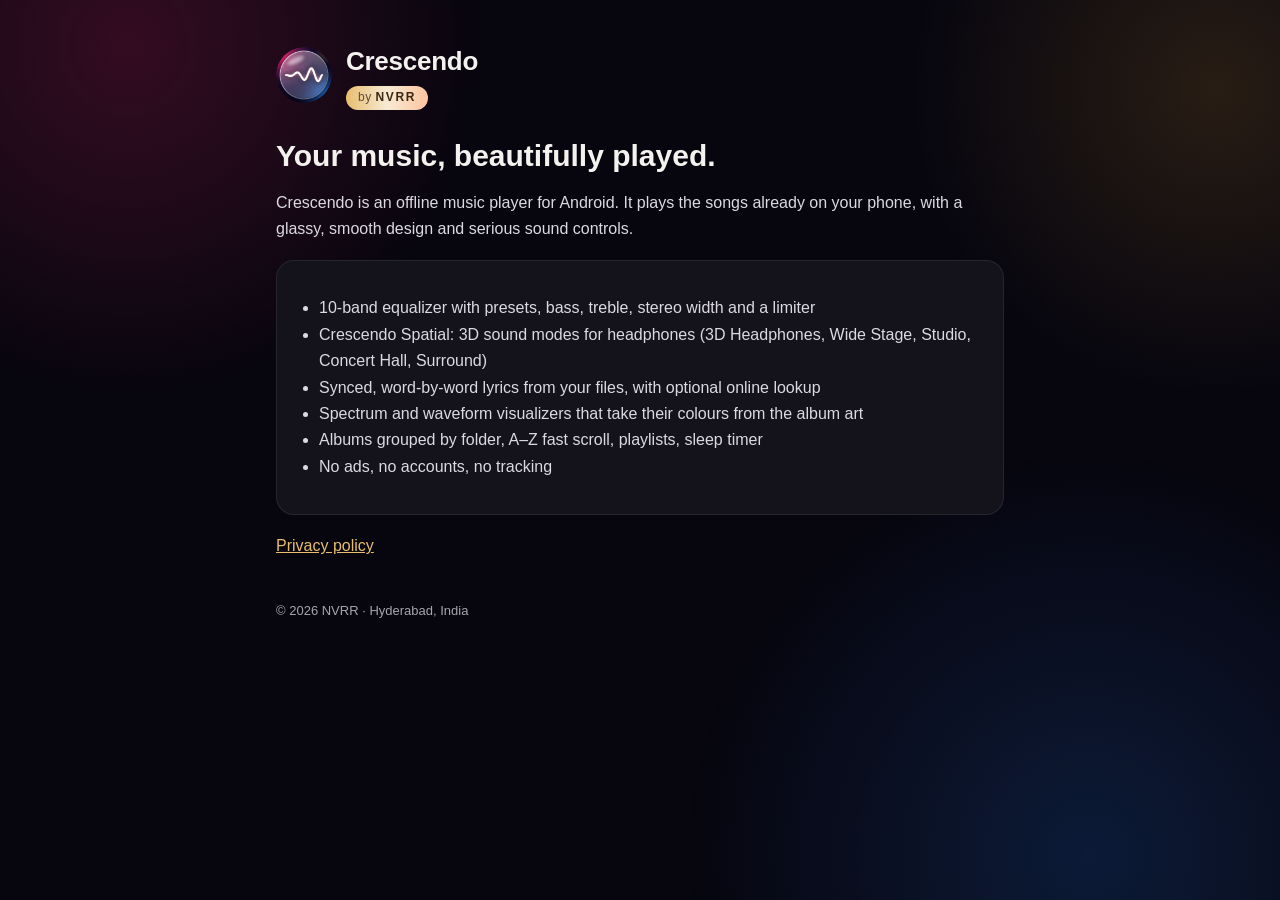
<file: index.html>
<!doctype html>
<html lang="en">
<head>
<meta charset="utf-8">
<meta name="viewport" content="width=device-width,initial-scale=1">
<title>Crescendo – Music Player</title>
<meta name="description" content="Crescendo is an offline music player for Android with a 10-band equalizer, 3D spatial sound, synced lyrics and a visualizer. No ads, no accounts, no tracking.">
<link rel="icon" href="logo.png">
<link rel="stylesheet" href="style.css">
</head>
<body>
<main>
  <header>
    <img src="logo.png" alt="">
    <div>
      <div class="name">Crescendo</div>
      <div class="pill"><span>by </span>NVRR</div>
    </div>
  </header>
  <h1>Your music, beautifully played.</h1>
  <p>Crescendo is an offline music player for Android. It plays the songs already on your phone, with a glassy, smooth design and serious sound controls.</p>
  <div class="card">
    <ul>
      <li>10-band equalizer with presets, bass, treble, stereo width and a limiter</li>
      <li>Crescendo Spatial: 3D sound modes for headphones (3D Headphones, Wide Stage, Studio, Concert Hall, Surround)</li>
      <li>Synced, word-by-word lyrics from your files, with optional online lookup</li>
      <li>Spectrum and waveform visualizers that take their colours from the album art</li>
      <li>Albums grouped by folder, A–Z fast scroll, playlists, sleep timer</li>
      <li>No ads, no accounts, no tracking</li>
    </ul>
  </div>
  <p><a href="privacy.html">Privacy policy</a></p>
  <footer>© 2026 NVRR · Hyderabad, India</footer>
</main>
</body>
</html>
</file>
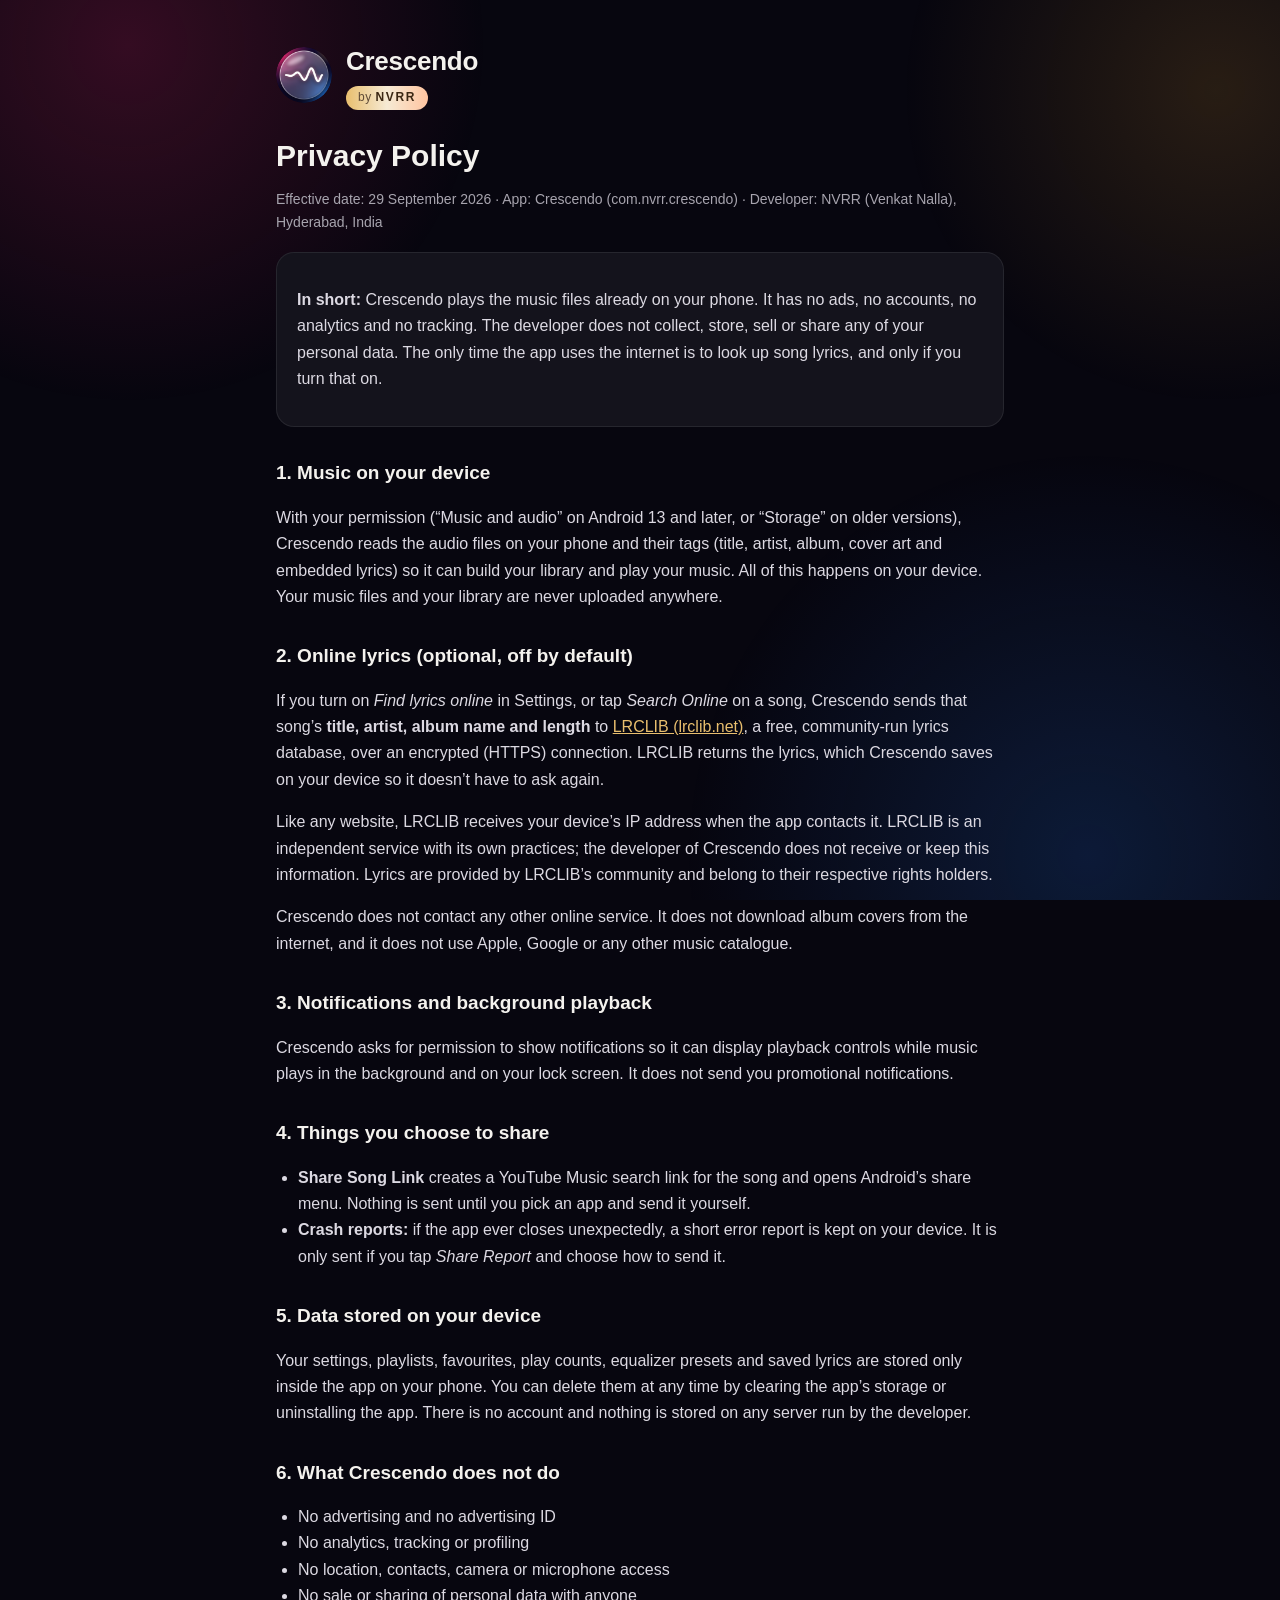
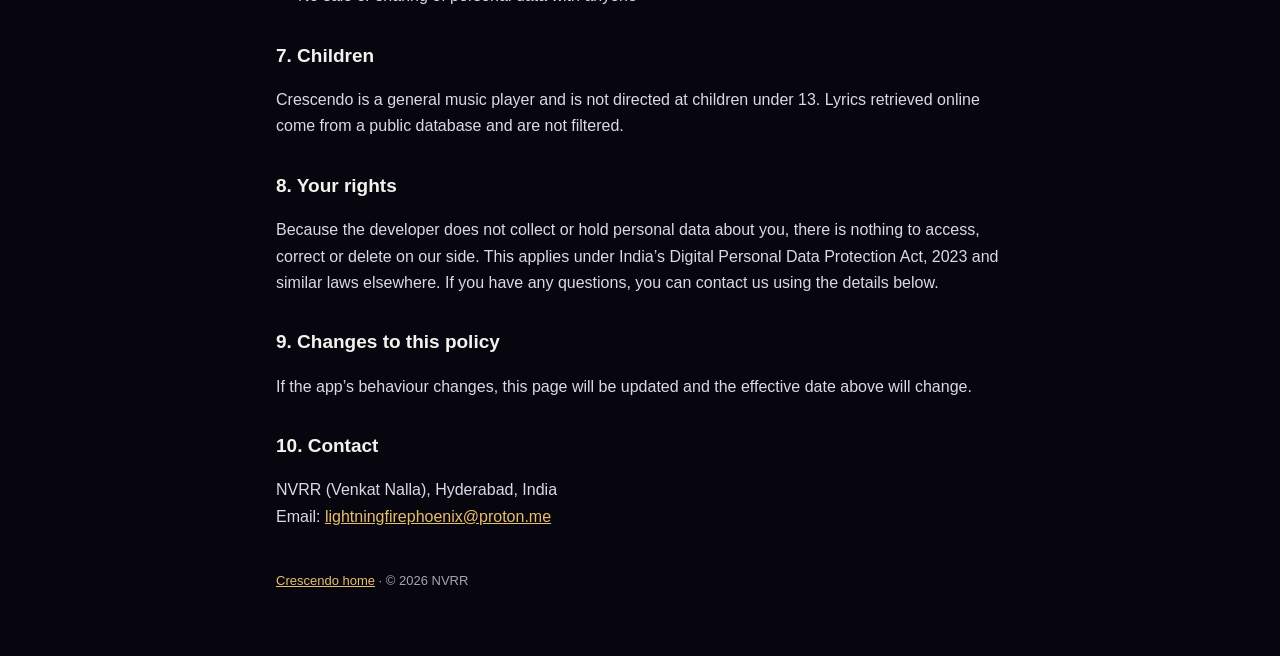
<file: privacy.html>
<!doctype html>
<html lang="en">
<head>
<meta charset="utf-8">
<meta name="viewport" content="width=device-width,initial-scale=1">
<title>Crescendo – Privacy Policy</title>
<meta name="description" content="Privacy policy for the Crescendo music player for Android, by NVRR.">
<link rel="icon" href="logo.png">
<link rel="stylesheet" href="style.css">
</head>
<body>
<main>
  <header>
    <img src="logo.png" alt="">
    <div>
      <div class="name">Crescendo</div>
      <div class="pill"><span>by </span>NVRR</div>
    </div>
  </header>

  <h1>Privacy Policy</h1>
  <p class="muted">Effective date: 29 September 2026 · App: Crescendo (com.nvrr.crescendo) · Developer: NVRR (Venkat Nalla), Hyderabad, India</p>

  <div class="card">
    <p><strong>In short:</strong> Crescendo plays the music files already on your phone. It has no ads, no accounts, no analytics and no tracking. The developer does not collect, store, sell or share any of your personal data. The only time the app uses the internet is to look up song lyrics, and only if you turn that on.</p>
  </div>

  <h2>1. Music on your device</h2>
  <p>With your permission (“Music and audio” on Android 13 and later, or “Storage” on older versions), Crescendo reads the audio files on your phone and their tags (title, artist, album, cover art and embedded lyrics) so it can build your library and play your music. All of this happens on your device. Your music files and your library are never uploaded anywhere.</p>

  <h2>2. Online lyrics (optional, off by default)</h2>
  <p>If you turn on <em>Find lyrics online</em> in Settings, or tap <em>Search Online</em> on a song, Crescendo sends that song’s <strong>title, artist, album name and length</strong> to <a href="https://lrclib.net" rel="noopener">LRCLIB (lrclib.net)</a>, a free, community-run lyrics database, over an encrypted (HTTPS) connection. LRCLIB returns the lyrics, which Crescendo saves on your device so it doesn’t have to ask again.</p>
  <p>Like any website, LRCLIB receives your device’s IP address when the app contacts it. LRCLIB is an independent service with its own practices; the developer of Crescendo does not receive or keep this information. Lyrics are provided by LRCLIB’s community and belong to their respective rights holders.</p>
  <p>Crescendo does not contact any other online service. It does not download album covers from the internet, and it does not use Apple, Google or any other music catalogue.</p>

  <h2>3. Notifications and background playback</h2>
  <p>Crescendo asks for permission to show notifications so it can display playback controls while music plays in the background and on your lock screen. It does not send you promotional notifications.</p>

  <h2>4. Things you choose to share</h2>
  <ul>
    <li><strong>Share Song Link</strong> creates a YouTube Music search link for the song and opens Android’s share menu. Nothing is sent until you pick an app and send it yourself.</li>
    <li><strong>Crash reports:</strong> if the app ever closes unexpectedly, a short error report is kept on your device. It is only sent if you tap <em>Share Report</em> and choose how to send it.</li>
  </ul>

  <h2>5. Data stored on your device</h2>
  <p>Your settings, playlists, favourites, play counts, equalizer presets and saved lyrics are stored only inside the app on your phone. You can delete them at any time by clearing the app’s storage or uninstalling the app. There is no account and nothing is stored on any server run by the developer.</p>

  <h2>6. What Crescendo does not do</h2>
  <ul>
    <li>No advertising and no advertising ID</li>
    <li>No analytics, tracking or profiling</li>
    <li>No location, contacts, camera or microphone access</li>
    <li>No sale or sharing of personal data with anyone</li>
  </ul>

  <h2>7. Children</h2>
  <p>Crescendo is a general music player and is not directed at children under 13. Lyrics retrieved online come from a public database and are not filtered.</p>

  <h2>8. Your rights</h2>
  <p>Because the developer does not collect or hold personal data about you, there is nothing to access, correct or delete on our side. This applies under India’s Digital Personal Data Protection Act, 2023 and similar laws elsewhere. If you have any questions, you can contact us using the details below.</p>

  <h2>9. Changes to this policy</h2>
  <p>If the app’s behaviour changes, this page will be updated and the effective date above will change.</p>

  <h2>10. Contact</h2>
  <p>NVRR (Venkat Nalla), Hyderabad, India<br>Email: <a href="mailto:lightningfirephoenix@proton.me">lightningfirephoenix@proton.me</a></p>

  <footer><a href="index.html">Crescendo home</a> · © 2026 NVRR</footer>
</main>
</body>
</html>
</file>
<file: style.css>
:root{--bg:#07060f;--card:#14131c;--text:#f4f2ee;--dim:#a7a4ae;--gold:#e8be6e;--cream:#f6ead4;--peach:#ffc4a0;--pink:#ff7aa8;--blue:#6fa8ff}
*{box-sizing:border-box}
html{-webkit-text-size-adjust:100%}
body{margin:0;background:var(--bg);color:var(--text);font:16px/1.65 -apple-system,BlinkMacSystemFont,"Segoe UI",Roboto,Inter,Arial,sans-serif}
body::before{content:"";position:fixed;inset:0;z-index:-1;background:
 radial-gradient(40vmax 40vmax at 10% 5%,#ec286e33,transparent 70%),
 radial-gradient(35vmax 35vmax at 95% 10%,#e6a03226,transparent 70%),
 radial-gradient(45vmax 45vmax at 85% 95%,#2878f02e,transparent 70%)}
main{max-width:760px;margin:0 auto;padding:40px 16px 64px}
header{display:flex;align-items:center;gap:14px;margin-bottom:28px}
header img{width:56px;height:56px;border-radius:50%}
header .name{font-size:26px;font-weight:600;letter-spacing:-.01em}
.pill{display:inline-block;margin-top:2px;padding:2px 12px;border-radius:999px;font-size:12px;font-weight:700;letter-spacing:.14em;color:#3c2814;background:linear-gradient(90deg,var(--gold),var(--cream),var(--peach))}
.pill span{font-weight:400;letter-spacing:.04em;color:#5f4b37}
h1{font-size:30px;line-height:1.2;margin:8px 0 6px}
h2{font-size:19px;margin:30px 0 8px}
p,li{color:#dcd9e2}
.muted{color:var(--dim);font-size:14px}
.card{background:var(--card);border:1px solid #ffffff14;border-radius:18px;padding:18px 20px;margin:18px 0}
a{color:var(--gold)}
ul{padding-left:22px}
footer{margin-top:40px;color:var(--dim);font-size:13px}
</file>
